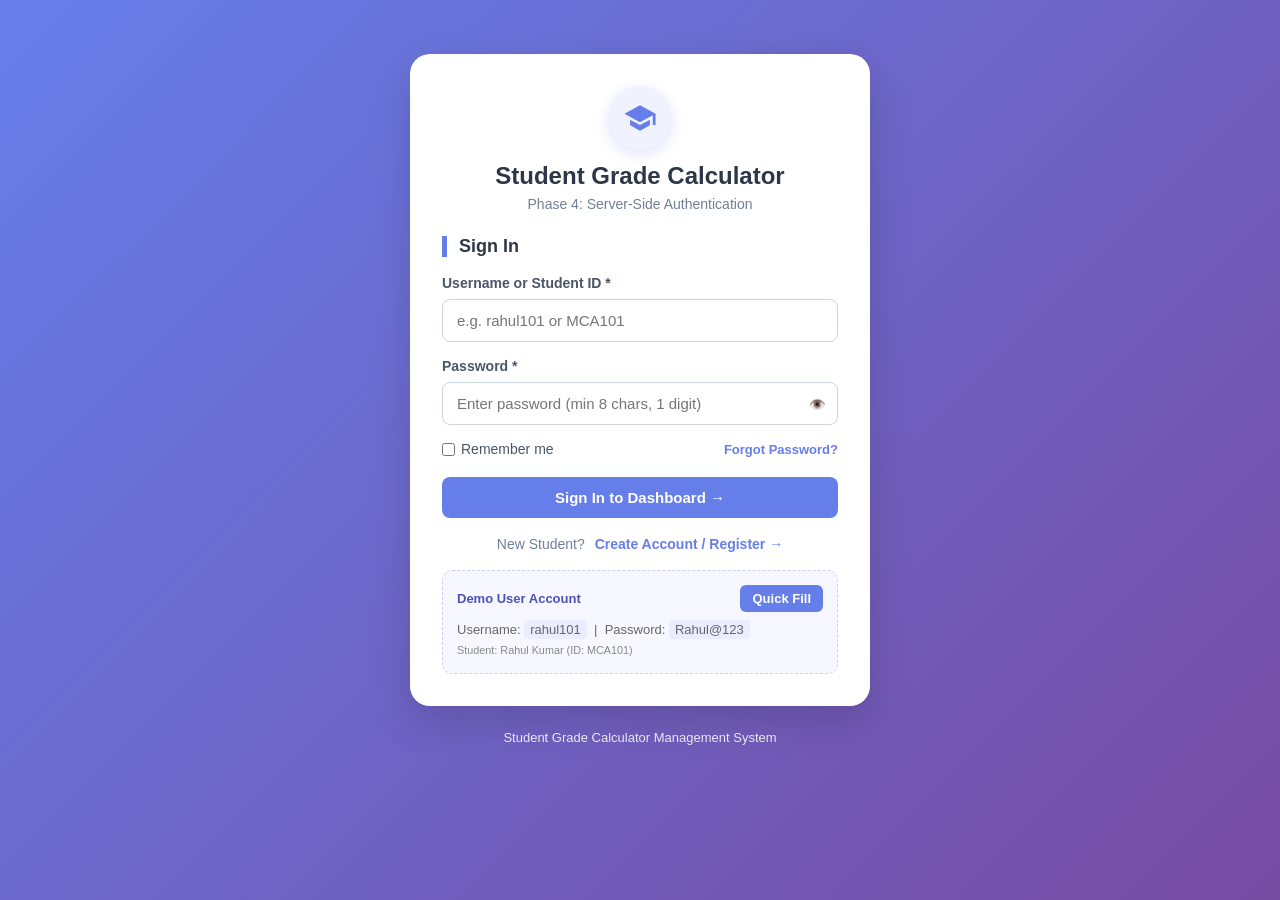
<file: frontend/dashboard.html>
<!DOCTYPE html>
<html lang="en">

<head>
    <meta charset="UTF-8">
    <meta name="viewport" content="width=device-width, initial-scale=1.0">
    <title>Dashboard - Student Grade Calculator Management System</title>
    <link rel="stylesheet" href="style.css">
</head>

<body>

    <div class="app-container">

        <!-- NAVBAR -->
        <div id="navbarPlaceholder"></div>

        <!-- MAIN DASHBOARD CARD -->
        <div class="card">

            <div class="card-header">
                <h1 class="card-title">
                    🎓 Student Grade Calculator Management System
                </h1>
                <p class="card-subtitle">
                    Academic performance metrics, student records, and grade calculation portal.
                </p>
            </div>

            <!-- STATISTICS WIDGETS -->
            <div class="stats-grid">
                <div class="stat-card">
                    <div class="stat-number" id="statTotalStudents">0</div>
                    <div class="stat-label">Total Students</div>
                </div>
                <div class="stat-card">
                    <div class="stat-number" id="statEvaluated" style="color: #3182ce;">0</div>
                    <div class="stat-label">Evaluated Exams</div>
                </div>
                <div class="stat-card">
                    <div class="stat-number" id="statPassed" style="color: #38a169;">0</div>
                    <div class="stat-label">Students Passed</div>
                </div>
                <div class="stat-card">
                    <div class="stat-number" id="statAvgPercentage" style="color: #805ad5;">0.0%</div>
                    <div class="stat-label">Average Performance</div>
                </div>
            </div>

            <!-- QUICK ACTIONS -->
            <h2 class="section-accent-title">Management Modules & Quick Actions</h2>

            <div class="actions-grid">
                <a href="student.html" class="action-tile">
                    <div class="action-icon">
                        <svg viewBox="0 0 24 24"><path d="M15 12c2.21 0 4-1.79 4-4s-1.79-4-4-4-4 1.79-4 4 1.79 4 4 4zm-9-2V7H4v3H1v2h3v3h2v-3h3v-2H6zm9 4c-2.67 0-8 1.34-8 4v2h16v-2c0-2.66-5.33-4-8-4z"/></svg>
                    </div>
                    <h3>Add / Manage Students</h3>
                    <p>Register new student profiles, view enrolled records, edit information, or delete records.</p>
                </a>

                <a href="index.html" class="action-tile">
                    <div class="action-icon">
                        <svg viewBox="0 0 24 24"><path d="M19 3H5c-1.1 0-2 .9-2 2v14c0 1.1.9 2 2 2h14c1.1 0 2-.9 2-2V5c0-1.1-.9-2-2-2zm-7 3c1.66 0 3 1.34 3 3s-1.34 3-3 3-3-1.34-3-3 1.34-3 3-3zm6 12H6v-1.4c0-2 4-3.1 6-3.1s6 1.1 6 3.1V18z"/></svg>
                    </div>
                    <h3>Calculate Grades</h3>
                    <p>Enter subject-wise marks, compute total scores, percentage, assign grades, and determine status.</p>
                </a>

                <a href="result.html" class="action-tile">
                    <div class="action-icon">
                        <svg viewBox="0 0 24 24"><path d="M19 3H5c-1.11 0-2 .9-2 2v14c0 1.1.89 2 2 2h14c1.1 0 2-.9 2-2V5c0-1.1-.9-2-2-2zm-5 14H7v-2h7v2zm3-4H7v-2h10v2zm0-4H7V7h10v2z"/></svg>
                    </div>
                    <h3>Academic Report Card</h3>
                    <p>Inspect the official academic transcript with subject marks, percentage breakdown, and printable report.</p>
                </a>
            </div>

            <!-- RECENT EVALUATIONS TABLE -->
            <div style="display: flex; justify-content: space-between; align-items: center; margin-bottom: 14px;">
                <h2 class="section-accent-title" style="margin-bottom: 0;">Recent Grade Evaluations</h2>
                <a href="index.html" class="btn btn-primary btn-sm">+ New Evaluation</a>
            </div>

            <div class="table-responsive">
                <table>
                    <thead>
                        <tr>
                            <th>Student ID</th>
                            <th>Student Name</th>
                            <th>Course</th>
                            <th>Total Marks</th>
                            <th>Percentage</th>
                            <th>Grade</th>
                            <th>Status</th>
                            <th>Action</th>
                        </tr>
                    </thead>
                    <tbody id="evaluationsTableBody">
                        <!-- Populated by JavaScript -->
                    </tbody>
                </table>
            </div>

        </div>

        <div class="footer">
            Student Grade Calculator Management System • Built with Java & Modern Web Technologies
        </div>

    </div>

    <script src="script.js?v=20261028-2"></script>
    <script>
        // Check authentication
        requireAuth();
        renderNavbar('dashboard');

        // Load stats and recent records
        function loadDashboardData() {
            const stats = getSystemStats();
            document.getElementById("statTotalStudents").textContent = stats.totalStudents;
            document.getElementById("statEvaluated").textContent = stats.totalEvaluations;
            document.getElementById("statPassed").textContent = stats.passCount;
            document.getElementById("statAvgPercentage").textContent = stats.avgPercentage + "%";

            const evaluations = getAllEvaluations();
            const tbody = document.getElementById("evaluationsTableBody");

            if (evaluations.length === 0) {
                tbody.innerHTML = `
                    <tr>
                        <td colspan="8" style="text-align: center; color: #888; padding: 24px;">
                            No evaluations calculated yet. Click "+ New Evaluation" to grade students!
                        </td>
                    </tr>
                `;
                return;
            }

            tbody.innerHTML = evaluations.map(ev => `
                <tr>
                    <td><strong>${ev.studentId}</strong></td>
                    <td>${ev.studentName}</td>
                    <td>${ev.course} (Sem ${ev.semester})</td>
                    <td>${ev.totalMarks} / ${ev.maxMarks}</td>
                    <td><strong>${ev.percentage.toFixed(2)}%</strong></td>
                    <td><span class="badge badge-grade">${ev.grade}</span></td>
                    <td><span class="badge ${ev.status === 'PASS' ? 'badge-pass' : 'badge-fail'}">${ev.status}</span></td>
                    <td>
                        <button type="button" class="btn btn-secondary btn-sm" onclick="viewStudentResult('${ev.studentId}')">
                            View Result
                        </button>
                    </td>
                </tr>
            `).join('');
        }

        function viewStudentResult(studentId) {
            const ev = getAllEvaluations().find(e => e.studentId.trim().toUpperCase() === studentId.trim().toUpperCase());
            if (ev) {
                sessionStorage.setItem("gradeCalc_latestResult", JSON.stringify(ev));
                window.location.href = "result.html";
            }
        }

        loadDashboardData();
    </script>

</body>

</html>
</file>
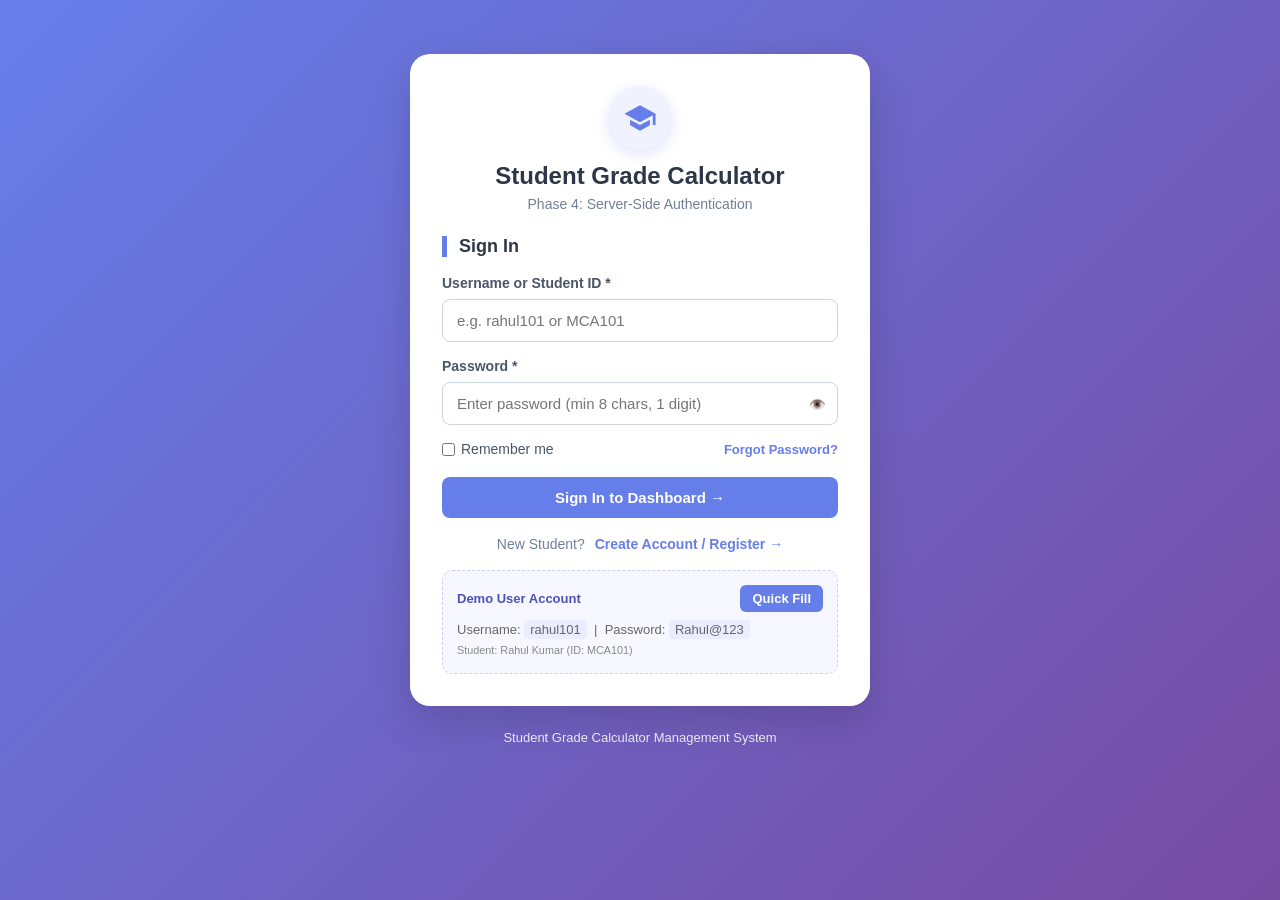
<file: frontend/login.html>
<!DOCTYPE html>
<html lang="en">

<head>
    <meta charset="UTF-8">
    <meta name="viewport" content="width=device-width, initial-scale=1.0">
    <title>Login - Student Grade Calculator Management System</title>
    <link rel="stylesheet" href="style.css">
    <style>
        .login-wrapper {
            width: 100%;
            max-width: 460px;
            margin-top: 30px;
            margin-bottom: 30px;
        }

        .brand-icon-large {
            width: 64px;
            height: 64px;
            margin: 0 auto 12px;
            background: #f0f2fe;
            border-radius: 50%;
            display: flex;
            align-items: center;
            justify-content: center;
            color: #667eea;
            box-shadow: 0 4px 14px rgba(102, 126, 234, 0.2);
        }

        .brand-icon-large svg {
            width: 34px;
            height: 34px;
            fill: currentColor;
        }

        .demo-box {
            margin-top: 18px;
            padding: 14px;
            background: #f7f8ff;
            border: 1px dashed #c8d0fb;
            border-radius: 10px;
            font-size: 13px;
        }

        .demo-box-header {
            display: flex;
            justify-content: space-between;
            align-items: center;
            margin-bottom: 8px;
        }

        .demo-box-title {
            font-weight: bold;
            color: #4b52b5;
        }

        .toggle-password-btn {
            position: absolute;
            right: 12px;
            top: 50%;
            transform: translateY(-50%);
            background: none;
            border: none;
            cursor: pointer;
            color: #888888;
        }

        .input-relative {
            position: relative;
        }

        .input-relative input {
            padding-right: 44px;
        }
    </style>
</head>

<body>

    <div class="login-wrapper">

        <div class="card">

            <!-- BRAND HEADER -->
            <div style="text-align: center; margin-bottom: 24px;">
                <div class="brand-icon-large">
                    <svg viewBox="0 0 24 24">
                        <path d="M12 3L1 9L12 15L21 10.09V17H23V9M5 13.18V17.18L12 21L19 17.18V13.18L12 17L5 13.18Z" />
                    </svg>
                </div>
                <h1 style="font-size: 24px; color: #2d3748; margin-bottom: 6px;">Student Grade Calculator</h1>
                <p style="font-size: 14px; color: #718096;">Phase 4: Server-Side Authentication</p>
            </div>

            <h2 class="section-accent-title">Sign In</h2>

            <!-- ALERT MESSAGE -->
            <div id="alertBox" class="alert"></div>

            <!-- LOGIN FORM (Supports Servlet POST & JS Validation) -->
            <form id="loginForm" action="login" method="POST" onsubmit="handleLoginSubmit(event)">

                <div class="form-group">
                    <label for="username">Username or Student ID *</label>
                    <input
                        type="text"
                        id="username"
                        name="username"
                        placeholder="e.g. rahul101 or MCA101"
                        autocomplete="username"
                        required>
                </div>

                <div class="form-group">
                    <label for="password">Password *</label>
                    <div class="input-relative">
                        <input
                            type="password"
                            id="password"
                            name="password"
                            placeholder="Enter password (min 8 chars, 1 digit)"
                            autocomplete="current-password"
                            required>
                        <button
                            type="button"
                            class="toggle-password-btn"
                            onclick="togglePasswordVisibility()"
                            title="Show/Hide Password">
                            👁️
                        </button>
                    </div>
                </div>

                <div style="display: flex; justify-content: space-between; align-items: center; margin-bottom: 20px; font-size: 13px;">
                    <label style="display: flex; align-items: center; gap: 6px; cursor: pointer; margin: 0; font-weight: normal;">
                        <input type="checkbox" id="rememberMe" style="width: auto; margin: 0;"> Remember me
                    </label>
                    <a href="javascript:void(0)" onclick="showForgotInfo()" style="color: #667eea; text-decoration: none; font-weight: 600;">Forgot Password?</a>
                </div>

                <button type="submit" class="btn btn-primary" id="submitBtn" style="width: 100%;">
                    Sign In to Dashboard &rarr;
                </button>

            </form>

            <!-- REGISTRATION PROMPT (Phase 3 Requirement) -->
            <div style="text-align: center; margin-top: 18px; font-size: 14px;">
                <span style="color: #718096;">New Student?</span>
                <a href="register.html" style="color: #667eea; text-decoration: none; font-weight: bold; margin-left: 6px;">
                    Create Account / Register &rarr;
                </a>
            </div>

            <!-- DEMO ACCOUNT HELPER -->
            <div class="demo-box">
                <div class="demo-box-header">
                    <span class="demo-box-title">Demo User Account</span>
                    <button type="button" class="btn btn-primary btn-sm" onclick="fillDemo()">Quick Fill</button>
                </div>
                <div style="color: #666; line-height: 1.5;">
                    Username: <code style="background: #eaedff; padding: 2px 6px; border-radius: 4px;">rahul101</code> &nbsp;|&nbsp;
                    Password: <code style="background: #eaedff; padding: 2px 6px; border-radius: 4px;">Rahul@123</code><br>
                    <small style="color: #888;">Student: Rahul Kumar (ID: MCA101)</small>
                </div>
            </div>

        </div>

        <div class="footer">
            Student Grade Calculator Management System
        </div>

    </div>

    <script src="script.js?v=20261028-2"></script>
    <script>
        function togglePasswordVisibility() {
            const passInput = document.getElementById("password");
            passInput.type = (passInput.type === "password") ? "text" : "password";
        }

        function fillDemo() {
            document.getElementById("username").value = "rahul101";
            document.getElementById("password").value = "Rahul@123";
            hideAlert();
        }

        function showAlert(msg, isSuccess = false) {
            const alertBox = document.getElementById("alertBox");
            alertBox.className = "alert " + (isSuccess ? "alert-success" : "alert-error");
            alertBox.textContent = msg;
            alertBox.style.display = "block";
        }

        function hideAlert() {
            document.getElementById("alertBox").style.display = "none";
        }

        function showForgotInfo() {
            alert("Default Credentials:\n\nUsername: rahul101\nPassword: Rahul@123\nStudent ID: MCA101");
        }

        // Phase 3 JavaScript validation and form submission flow
        async function handleLoginSubmit(event) {
            event.preventDefault();
            hideAlert();

            const username = document.getElementById("username").value.trim();
            const password = document.getElementById("password").value;
            const rememberMe = document.getElementById("rememberMe").checked;

            // Client-side checks improve feedback; server-side validation remains authoritative.
            if (username.length < 3) {
                showAlert("Enter a username or Student ID with at least 3 characters.");
                return;
            }

            if (password.length < 8) {
                showAlert("Password must contain at least 8 characters.");
                return;
            }

            if (!/\d/.test(password)) {
                showAlert("Password must contain at least one numeric digit (0-9).");
                return;
            }

            const formData = new URLSearchParams();
            formData.append("username", username);
            formData.append("password", password);

            let response;
            try {
                response = await fetch("login", {
                    method: "POST",
                    headers: {
                        "Content-Type": "application/x-www-form-urlencoded",
                        "X-Requested-With": "XMLHttpRequest"
                    },
                    body: formData.toString()
                });
            } catch (networkError) {
                showAlert("Unable to reach the application server. Start the Java server and try again.");
                return;
            }

            let data;
            try {
                data = await response.json();
            } catch (invalidResponse) {
                showAlert("The server returned an invalid response. Please try again.");
                return;
            }

            if (!response.ok || !data.success || !data.user) {
                showAlert(data.message || "Authentication failed. Check your credentials and try again.");
                return;
            }

            setCurrentUser(data.user);
            if (rememberMe) {
                localStorage.setItem("gradeCalc_rememberedUsername", username);
            } else {
                localStorage.removeItem("gradeCalc_rememberedUsername");
            }
            document.getElementById("submitBtn").textContent = "Redirecting...";
            document.getElementById("submitBtn").disabled = true;
            window.location.href = data.redirect || "dashboard.jsp";
        }

        // Auto-fill a remembered username and check query parameters.
        window.addEventListener("DOMContentLoaded", () => {
            const savedUsername = localStorage.getItem("gradeCalc_rememberedUsername");
            if (savedUsername) {
                document.getElementById("username").value = savedUsername;
                document.getElementById("rememberMe").checked = true;
            }

            const urlParams = new URLSearchParams(window.location.search);
            if (urlParams.get("registered") === "true") {
                showAlert("Account created successfully! Please sign in with your credentials.", true);
            } else if (urlParams.get("loggedOut") === "true") {
                showAlert("You have been signed out successfully.", true);
            } else if (urlParams.get("error")) {
                showAlert(urlParams.get("error"), false);
            }
        });
    </script>

</body>

</html>
</file>
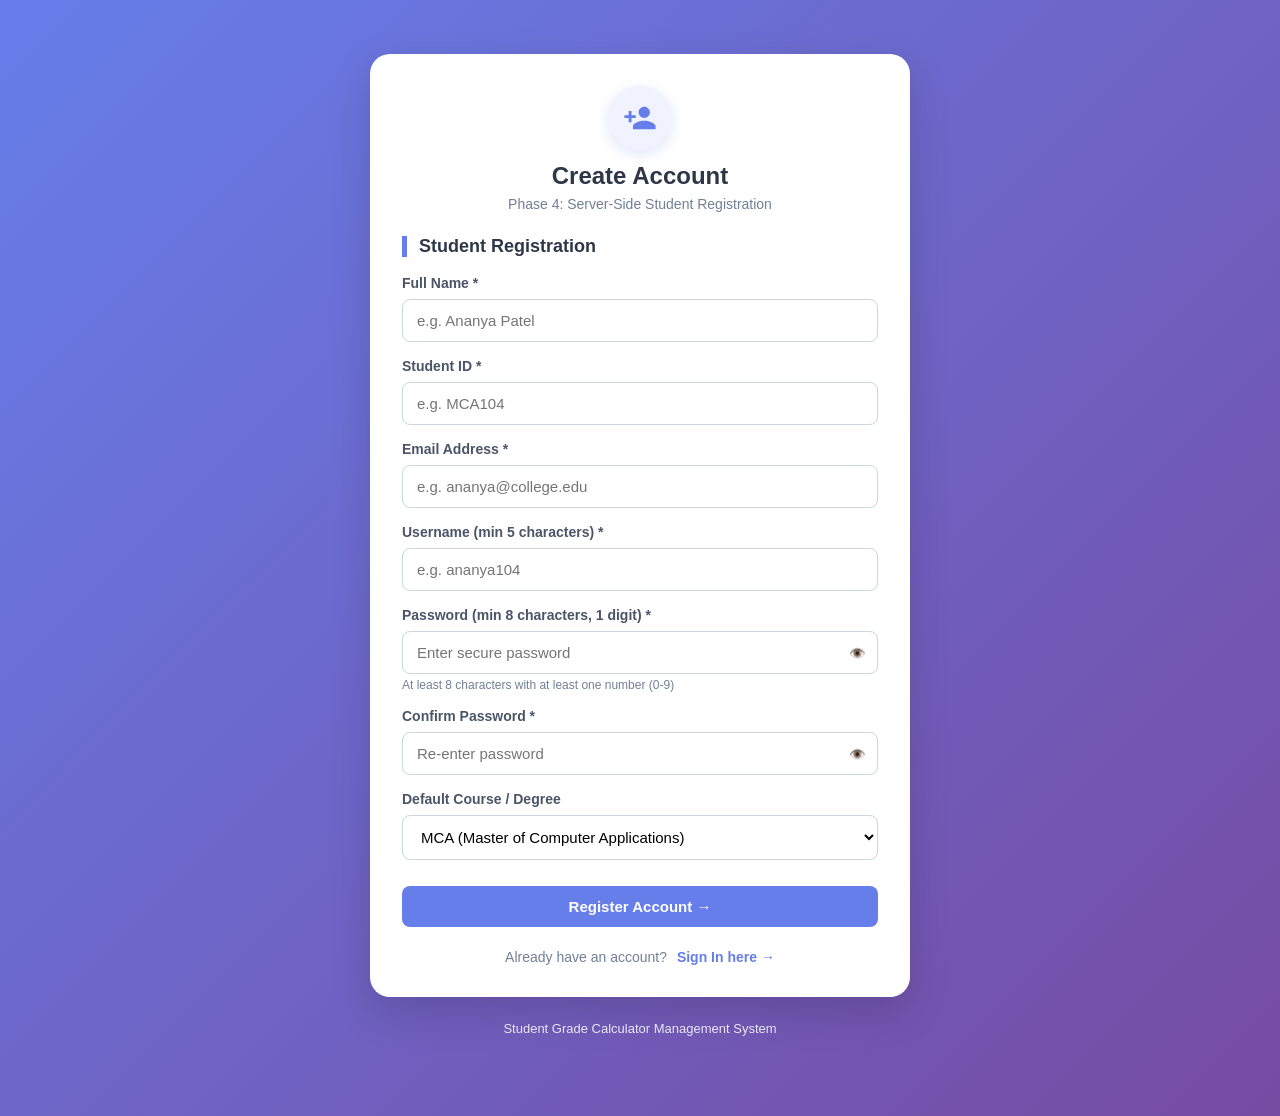
<file: frontend/register.html>
<!DOCTYPE html>
<html lang="en">

<head>
    <meta charset="UTF-8">
    <meta name="viewport" content="width=device-width, initial-scale=1.0">
    <title>Register - Student Grade Calculator Management System</title>
    <link rel="stylesheet" href="style.css">
    <style>
        .register-wrapper {
            width: 100%;
            max-width: 540px;
            margin-top: 30px;
            margin-bottom: 40px;
        }

        .brand-icon-large {
            width: 64px;
            height: 64px;
            margin: 0 auto 12px;
            background: #f0f2fe;
            border-radius: 50%;
            display: flex;
            align-items: center;
            justify-content: center;
            color: #667eea;
            box-shadow: 0 4px 14px rgba(102, 126, 234, 0.2);
        }

        .brand-icon-large svg {
            width: 34px;
            height: 34px;
            fill: currentColor;
        }

        .toggle-password-btn {
            position: absolute;
            right: 12px;
            top: 50%;
            transform: translateY(-50%);
            background: none;
            border: none;
            cursor: pointer;
            color: #888888;
        }

        .input-relative {
            position: relative;
        }

        .input-relative input {
            padding-right: 44px;
        }

        .password-hint {
            font-size: 12px;
            color: #718096;
            margin-top: 4px;
        }
    </style>
</head>

<body>

    <div class="register-wrapper">

        <div class="card">

            <!-- BRAND HEADER -->
            <div style="text-align: center; margin-bottom: 24px;">
                <div class="brand-icon-large">
                    <svg viewBox="0 0 24 24">
                        <path d="M15 12c2.21 0 4-1.79 4-4s-1.79-4-4-4-4 1.79-4 4 1.79 4 4 4zm-9-2V7H4v3H1v2h3v3h2v-3h3v-2H6zm9 4c-2.67 0-8 1.34-8 4v2h16v-2c0-2.66-5.33-4-8-4z" />
                    </svg>
                </div>
                <h1 style="font-size: 24px; color: #2d3748; margin-bottom: 6px;">Create Account</h1>
                <p style="font-size: 14px; color: #718096;">Phase 4: Server-Side Student Registration</p>
            </div>

            <h2 class="section-accent-title">Student Registration</h2>

            <!-- ALERT MESSAGE -->
            <div id="alertBox" class="alert"></div>

            <!-- REGISTRATION FORM -->
            <form id="registerForm" action="register" method="POST" onsubmit="handleRegisterSubmit(event)">

                <div class="form-group">
                    <label for="studentName">Full Name *</label>
                    <input
                        type="text"
                        id="studentName"
                        name="studentName"
                        placeholder="e.g. Ananya Patel"
                        required>
                </div>

                <div class="form-group">
                    <label for="studentId">Student ID *</label>
                    <input
                        type="text"
                        id="studentId"
                        name="studentId"
                        placeholder="e.g. MCA104"
                        required>
                </div>

                <div class="form-group">
                    <label for="email">Email Address *</label>
                    <input
                        type="email"
                        id="email"
                        name="email"
                        placeholder="e.g. ananya@college.edu"
                        required>
                </div>

                <div class="form-group">
                    <label for="username">Username (min 5 characters) *</label>
                    <input
                        type="text"
                        id="username"
                        name="username"
                        placeholder="e.g. ananya104"
                        autocomplete="username"
                        required>
                </div>

                <div class="form-group">
                    <label for="password">Password (min 8 characters, 1 digit) *</label>
                    <div class="input-relative">
                        <input
                            type="password"
                            id="password"
                            name="password"
                            placeholder="Enter secure password"
                            autocomplete="new-password"
                            required>
                        <button
                            type="button"
                            class="toggle-password-btn"
                            onclick="togglePassword('password')"
                            title="Show/Hide Password">
                            👁️
                        </button>
                    </div>
                    <div class="password-hint">At least 8 characters with at least one number (0-9)</div>
                </div>

                <div class="form-group">
                    <label for="confirmPassword">Confirm Password *</label>
                    <div class="input-relative">
                        <input
                            type="password"
                            id="confirmPassword"
                            name="confirmPassword"
                            placeholder="Re-enter password"
                            autocomplete="new-password"
                            required>
                        <button
                            type="button"
                            class="toggle-password-btn"
                            onclick="togglePassword('confirmPassword')"
                            title="Show/Hide Password">
                            👁️
                        </button>
                    </div>
                </div>

                <div class="form-group">
                    <label for="course">Default Course / Degree</label>
                    <select id="course" name="course">
                        <option value="MCA">MCA (Master of Computer Applications)</option>
                        <option value="B.Tech">B.Tech (Computer Science)</option>
                        <option value="BCA">BCA (Bachelor of Computer Applications)</option>
                        <option value="M.Tech">M.Tech (Information Technology)</option>
                    </select>
                </div>

                <button type="submit" class="btn btn-primary" id="submitBtn" style="width: 100%; margin-top: 10px;">
                    Register Account &rarr;
                </button>

            </form>

            <div style="text-align: center; margin-top: 22px; font-size: 14px;">
                <span style="color: #718096;">Already have an account?</span>
                <a href="login.html" style="color: #667eea; text-decoration: none; font-weight: bold; margin-left: 6px;">
                    Sign In here &rarr;
                </a>
            </div>

        </div>

        <div class="footer">
            Student Grade Calculator Management System
        </div>

    </div>

    <script src="script.js?v=20261028-2"></script>
    <script>
        function togglePassword(fieldId) {
            const input = document.getElementById(fieldId);
            input.type = (input.type === "password") ? "text" : "password";
        }

        function showAlert(msg, isSuccess = false) {
            const alertBox = document.getElementById("alertBox");
            alertBox.className = "alert " + (isSuccess ? "alert-success" : "alert-error");
            alertBox.textContent = msg;
            alertBox.style.display = "block";
            window.scrollTo({ top: 0, behavior: 'smooth' });
        }

        function hideAlert() {
            document.getElementById("alertBox").style.display = "none";
        }

        // Phase 3 Requirement: JavaScript validation (empty fields, format checks)
        // and represent user data format using JSON
        async function handleRegisterSubmit(event) {
            event.preventDefault();
            hideAlert();

            const studentName = document.getElementById("studentName").value.trim();
            const studentId = document.getElementById("studentId").value.trim().toUpperCase();
            const email = document.getElementById("email").value.trim();
            const username = document.getElementById("username").value.trim();
            const password = document.getElementById("password").value;
            const confirmPassword = document.getElementById("confirmPassword").value;
            // 1. Empty field checks
            if (!studentName || !studentId || !email || !username || !password || !confirmPassword) {
                showAlert("All fields marked with * are required.");
                return;
            }

            // 2. Format Checks: Student ID
            if (studentId.length < 3) {
                showAlert("Student ID must be at least 3 characters long.");
                return;
            }

            // 3. Format Checks: Email
            const emailRegex = /^[^\s@]+@[^\s@]+\.[^\s@]+$/;
            if (!emailRegex.test(email)) {
                showAlert("Please enter a valid email address (e.g., student@college.edu).");
                return;
            }

            // 4. Format Checks: Username length
            if (username.length < 5) {
                showAlert("Username must contain at least 5 characters.");
                return;
            }

            // 5. Format Checks: Password length and digit
            if (password.length < 8) {
                showAlert("Password must be at least 8 characters long.");
                return;
            }

            if (!/\d/.test(password)) {
                showAlert("Password must contain at least one numeric digit (0-9).");
                return;
            }

            // 6. Password Match Check
            if (password !== confirmPassword) {
                showAlert("Passwords do not match. Please re-enter.");
                return;
            }

            const formData = new URLSearchParams();
            formData.append("username", username);
            formData.append("password", password);
            formData.append("confirmPassword", confirmPassword);
            formData.append("email", email);
            formData.append("studentId", studentId);
            formData.append("studentName", studentName);
            formData.append("course", document.getElementById("course").value);

            let response;
            try {
                response = await fetch("register", {
                    method: "POST",
                    headers: {
                        "Content-Type": "application/x-www-form-urlencoded",
                        "X-Requested-With": "XMLHttpRequest"
                    },
                    body: formData.toString()
                });
            } catch (networkError) {
                showAlert("Unable to reach the application server. Start the Java server and try again.");
                return;
            }

            let result;
            try {
                result = await response.json();
            } catch (invalidResponse) {
                showAlert("The server returned an invalid response. Please try again.");
                return;
            }

            if (!response.ok || !result.success || !result.user) {
                showAlert(result.message || "Registration failed. Check the details and try again.");
                return;
            }

            setCurrentUser(result.user);
            document.getElementById("submitBtn").disabled = true;
            document.getElementById("submitBtn").textContent = "Redirecting...";
            window.location.href = result.redirect || "dashboard.jsp";
        }

        // Check if query params contain error message from servlet
        window.addEventListener("DOMContentLoaded", () => {
            const urlParams = new URLSearchParams(window.location.search);
            const error = urlParams.get("error");
            if (error) {
                showAlert(error, false);
            }
        });
    </script>

</body>

</html>
</file>
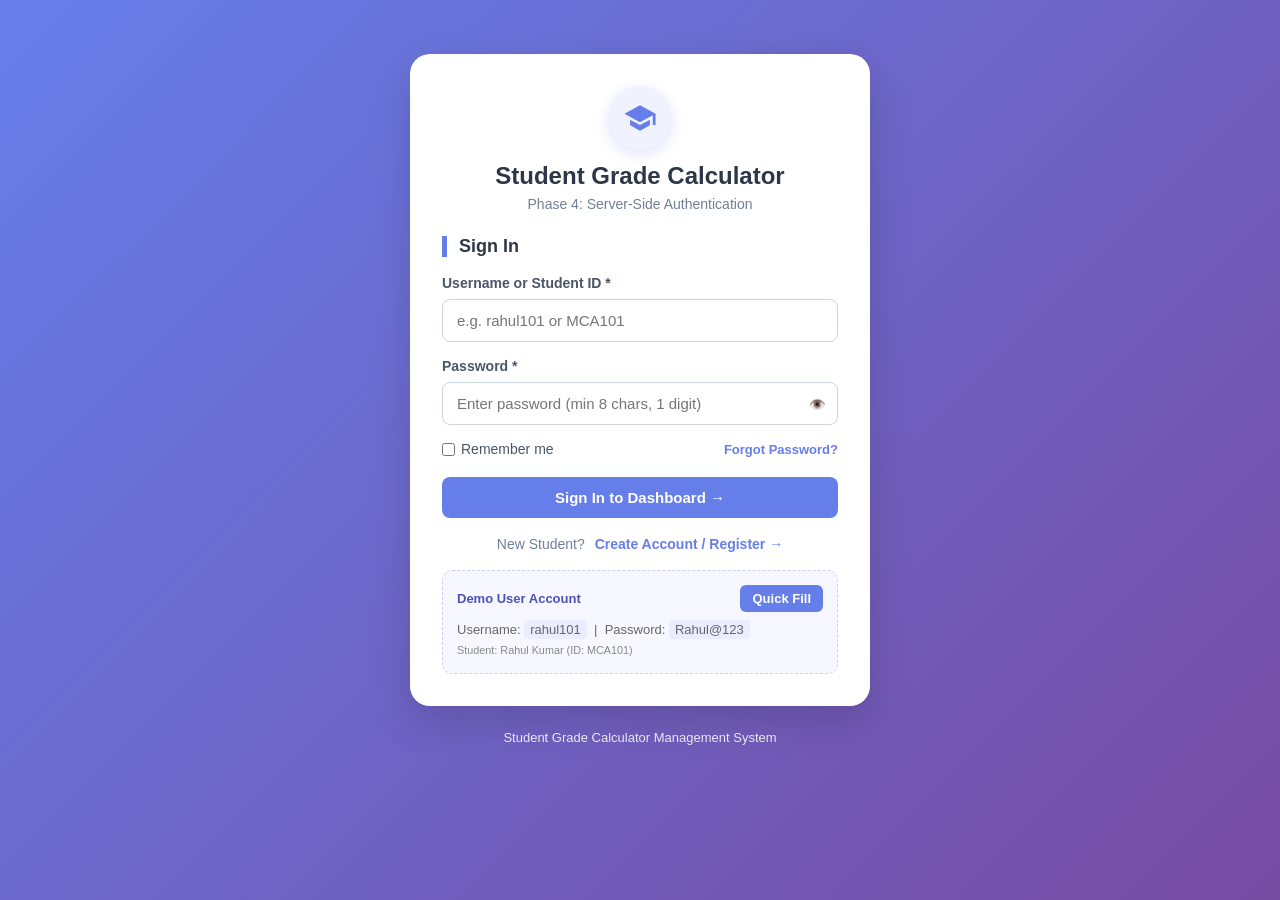
<file: frontend/result.html>
<!DOCTYPE html>
<html lang="en">

<head>
    <meta charset="UTF-8">
    <meta name="viewport" content="width=device-width, initial-scale=1.0">
    <title>Official Report Card - Student Grade Calculator</title>
    <link rel="stylesheet" href="style.css">
    <style>
        .report-card {
            border: 2px solid #e2e8f0;
            border-radius: 16px;
            padding: 36px;
            background: #ffffff;
            margin-bottom: 24px;
        }

        .report-header {
            text-align: center;
            border-bottom: 2px solid #667eea;
            padding-bottom: 20px;
            margin-bottom: 24px;
        }

        .institute-title {
            font-size: 26px;
            font-weight: 800;
            color: #2d3748;
            margin-bottom: 4px;
        }

        .report-subtitle {
            font-size: 14px;
            color: #718096;
            text-transform: uppercase;
            letter-spacing: 1px;
            font-weight: 600;
        }

        .student-meta-grid {
            display: grid;
            grid-template-columns: 1fr 1fr;
            gap: 12px 24px;
            background: #f8fafc;
            padding: 18px 24px;
            border-radius: 12px;
            border: 1px solid #e2e8f0;
            margin-bottom: 24px;
        }

        .meta-item {
            font-size: 14px;
        }

        .meta-label {
            font-weight: 700;
            color: #4a5568;
            display: inline-block;
            width: 130px;
        }

        .meta-val {
            color: #2d3748;
            font-weight: 600;
        }

        .score-summary-box {
            display: grid;
            grid-template-columns: repeat(4, 1fr);
            gap: 14px;
            margin: 24px 0;
            text-align: center;
        }

        .score-box {
            background: #f0f4ff;
            border: 1px solid #dbe4ff;
            border-radius: 12px;
            padding: 16px;
        }

        .score-box-title {
            font-size: 12px;
            text-transform: uppercase;
            color: #555;
            font-weight: 700;
            margin-bottom: 4px;
        }

        .score-box-num {
            font-size: 24px;
            font-weight: 800;
            color: #2b3a8a;
        }

        .signature-section {
            display: flex;
            justify-content: space-between;
            margin-top: 40px;
            padding-top: 20px;
        }

        .signature-line {
            text-align: center;
            width: 200px;
            border-top: 1px solid #718096;
            font-size: 13px;
            color: #4a5568;
            padding-top: 6px;
            font-weight: 600;
        }
    </style>
</head>

<body>

    <div class="app-container">

        <!-- NAVBAR -->
        <div id="navbarPlaceholder"></div>

        <!-- CONTROLS ROW -->
        <div class="card" style="padding: 18px 24px; margin-bottom: 16px;">
            <div style="display: flex; justify-content: space-between; align-items: center; flex-wrap: wrap; gap: 12px;">
                <div style="display: flex; align-items: center; gap: 10px;">
                    <label for="evalSelect" style="margin: 0;">Switch Student:</label>
                    <select id="evalSelect" onchange="onEvalSelectChange()" style="width: auto; min-width: 220px;">
                    </select>
                </div>

                <div class="btn-row">
                    <button type="button" class="btn btn-primary btn-sm" onclick="window.print()">
                        🖨️ Print / Save as PDF
                    </button>
                    <a href="index.html" class="btn btn-secondary btn-sm">
                        ✏️ Edit Marks
                    </a>
                </div>
            </div>
        </div>

        <!-- REPORT CARD -->
        <div class="report-card" id="printableReportCard">

            <!-- HEADER -->
            <div class="report-header">
                <h1 class="institute-title">DEPARTMENT OF COMPUTER APPLICATIONS</h1>
                <p class="report-subtitle">Official Semester Examination Statement of Marks</p>
                <p style="font-size: 12px; color: #888; margin-top: 4px;">Student Grade Calculator Management System</p>
            </div>

            <!-- STUDENT INFORMATION -->
            <div class="student-meta-grid">
                <div class="meta-item">
                    <span class="meta-label">Student ID:</span>
                    <span class="meta-val" id="dispStudentId">-</span>
                </div>
                <div class="meta-item">
                    <span class="meta-label">Degree / Course:</span>
                    <span class="meta-val" id="dispCourse">-</span>
                </div>
                <div class="meta-item">
                    <span class="meta-label">Student Name:</span>
                    <span class="meta-val" id="dispStudentName">-</span>
                </div>
                <div class="meta-item">
                    <span class="meta-label">Current Semester:</span>
                    <span class="meta-val" id="dispSemester">-</span>
                </div>
            </div>

            <!-- SUBJECT BREAKDOWN TABLE -->
            <div class="table-responsive">
                <table>
                    <thead>
                        <tr>
                            <th style="width: 10%; text-align: center;">S.No.</th>
                            <th style="width: 45%;">Subject Title</th>
                            <th style="width: 15%; text-align: center;">Max Marks</th>
                            <th style="width: 15%; text-align: center;">Marks Scored</th>
                            <th style="width: 15%; text-align: center;">Status</th>
                        </tr>
                    </thead>
                    <tbody id="subjectRows">
                        <!-- Populated by JavaScript -->
                    </tbody>
                </table>
            </div>

            <!-- SCORE SUMMARY CARDS -->
            <div class="score-summary-box">
                <div class="score-box">
                    <div class="score-box-title">Aggregate Total</div>
                    <div class="score-box-num" id="dispTotal">-</div>
                </div>
                <div class="score-box">
                    <div class="score-box-title">Percentage</div>
                    <div class="score-box-num" id="dispPercentage">-</div>
                </div>
                <div class="score-box">
                    <div class="score-box-title">Letter Grade</div>
                    <div class="score-box-num" id="dispGrade">-</div>
                </div>
                <div class="score-box">
                    <div class="score-box-title">Result Outcome</div>
                    <div class="score-box-num" id="dispStatus">-</div>
                </div>
            </div>

            <!-- SIGNATURE VERIFICATION FOOTER -->
            <div class="signature-section">
                <div class="signature-line">
                    Verified By (Faculty Advisor)
                </div>
                <div class="signature-line">
                    Controller of Examinations
                </div>
            </div>

        </div>

        <div class="footer">
            Student Grade Calculator Management System
        </div>

    </div>

    <script src="script.js?v=20261028-2"></script>
    <script>
        requireAuth();
        renderNavbar('result');

        let currentEval = null;

        function initReport() {
            const evaluations = getAllEvaluations();
            const select = document.getElementById("evalSelect");

            if (evaluations.length === 0) {
                document.getElementById("printableReportCard").innerHTML = `
                    <div style="text-align: center; padding: 40px; color: #718096;">
                        <h2>No Academic Results Available</h2>
                        <p style="margin: 12px 0 20px;">Please calculate marks for a student first.</p>
                        <a href="index.html" class="btn btn-primary">Go to Grade Calculator &rarr;</a>
                    </div>
                `;
                return;
            }

            select.innerHTML = '';
            evaluations.forEach(ev => {
                select.innerHTML += `<option value="${ev.studentId}">${ev.studentName} (${ev.studentId})</option>`;
            });

            // Check if latest result exists
            const latest = getLatestResult();
            if (latest) {
                select.value = latest.studentId;
            } else {
                select.value = evaluations[0].studentId;
            }

            onEvalSelectChange();
        }

        function onEvalSelectChange() {
            const selectedId = document.getElementById("evalSelect").value;
            const evaluations = getAllEvaluations();
            currentEval = evaluations.find(e => e.studentId.trim().toUpperCase() === selectedId.trim().toUpperCase());

            if (!currentEval) return;

            // Render Metadata
            document.getElementById("dispStudentId").textContent = currentEval.studentId;
            document.getElementById("dispStudentName").textContent = currentEval.studentName;
            document.getElementById("dispCourse").textContent = currentEval.course;
            document.getElementById("dispSemester").textContent = `Semester ${currentEval.semester}`;

            // Render Subjects
            const tbody = document.getElementById("subjectRows");
            tbody.innerHTML = '';

            let sNo = 1;
            for (const subName in currentEval.marks) {
                const mark = currentEval.marks[subName];
                const isPass = mark >= 40.0;
                tbody.innerHTML += `
                    <tr>
                        <td style="text-align: center;">${sNo++}</td>
                        <td><strong>${subName}</strong></td>
                        <td style="text-align: center;">100</td>
                        <td style="text-align: center;"><strong>${mark.toFixed(2)}</strong></td>
                        <td style="text-align: center;">
                            <span class="badge ${isPass ? 'badge-pass' : 'badge-fail'}">
                                ${isPass ? 'PASS' : 'FAIL'}
                            </span>
                        </td>
                    </tr>
                `;
            }

            // Render Summary
            document.getElementById("dispTotal").textContent = `${currentEval.totalMarks.toFixed(2)} / ${currentEval.maxMarks}`;
            document.getElementById("dispPercentage").textContent = `${currentEval.percentage.toFixed(2)}%`;
            document.getElementById("dispGrade").textContent = currentEval.grade;

            const statusEl = document.getElementById("dispStatus");
            statusEl.textContent = currentEval.status;
            statusEl.style.color = (currentEval.status === "PASS") ? "#2f855a" : "#c53030";
        }

        initReport();
    </script>

</body>

</html>
</file>
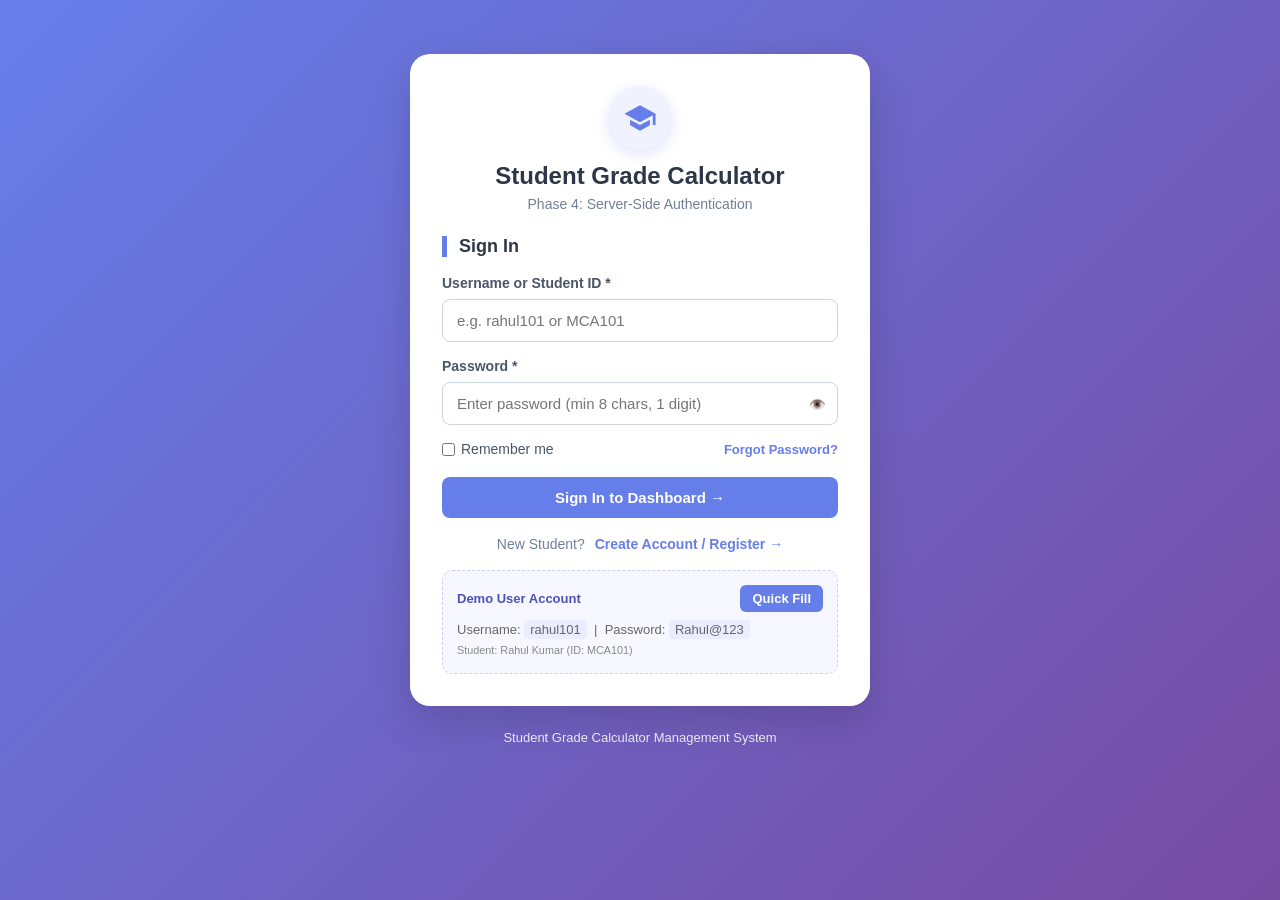
<file: frontend/student.html>
<!DOCTYPE html>
<html lang="en">

<head>
    <meta charset="UTF-8">
    <meta name="viewport" content="width=device-width, initial-scale=1.0">
    <title>Student Management - Student Grade Calculator</title>
    <link rel="stylesheet" href="style.css">
</head>

<body>

    <div class="app-container">

        <!-- NAVBAR -->
        <div id="navbarPlaceholder"></div>

        <!-- REGISTRATION / EDIT CARD -->
        <div class="card">

            <div class="card-header">
                <h1 class="card-title" id="formCardTitle">
                    👤 Student Registration & Record Management
                </h1>
                <p class="card-subtitle">
                    Enroll new students, search existing records, modify academic data, or delete student profiles.
                </p>
            </div>

            <!-- FEEDBACK ALERT -->
            <div id="alertBox" class="alert"></div>

            <!-- STUDENT FORM -->
            <form id="studentForm" onsubmit="handleFormSubmit(event)">

                <input type="hidden" id="isEditMode" value="false">
                <input type="hidden" id="originalStudentId" value="">

                <div class="form-grid">

                    <div class="form-group">
                        <label for="studentId">Student ID *</label>
                        <input
                            type="text"
                            id="studentId"
                            placeholder="e.g. MCA104"
                            required>
                    </div>

                    <div class="form-group">
                        <label for="studentName">Student Name *</label>
                        <input
                            type="text"
                            id="studentName"
                            placeholder="e.g. Ananya Patel"
                            required>
                    </div>

                    <div class="form-group">
                        <label for="course">Course / Degree *</label>
                        <input
                            type="text"
                            id="course"
                            placeholder="e.g. MCA, B.Tech, M.Tech"
                            required>
                    </div>

                    <div class="form-group">
                        <label for="semester">Semester (1 to 8) *</label>
                        <select id="semester" required>
                            <option value="">Select Semester</option>
                            <option value="1">Semester 1</option>
                            <option value="2">Semester 2</option>
                            <option value="3">Semester 3</option>
                            <option value="4">Semester 4</option>
                            <option value="5">Semester 5</option>
                            <option value="6">Semester 6</option>
                            <option value="7">Semester 7</option>
                            <option value="8">Semester 8</option>
                        </select>
                    </div>

                </div>

                <div class="btn-row">
                    <button type="submit" class="btn btn-primary" id="saveBtn">
                        Save Student Record
                    </button>
                    <button type="button" class="btn btn-secondary" onclick="resetStudentForm()">
                        Clear Form
                    </button>
                </div>

            </form>

        </div>

        <!-- RECORDS TABLE CARD -->
        <div class="card" id="records">

            <div style="display: flex; justify-content: space-between; align-items: center; flex-wrap: wrap; gap: 12px; margin-bottom: 20px;">
                <h2 class="section-accent-title" style="margin-bottom: 0;">Enrolled Student Records</h2>
                <span style="font-size: 14px; color: #718096;" id="recordCountLabel">Total Students: 0</span>
            </div>

            <!-- SEARCH BAR -->
            <div class="search-bar-wrapper">
                <input
                    type="text"
                    id="searchInput"
                    class="search-input"
                    placeholder="🔍 Search student by ID, Name, or Course..."
                    oninput="handleSearch()">
                <button type="button" class="btn btn-secondary" onclick="handleSearch()">
                    Search
                </button>
                <button type="button" class="btn btn-secondary" onclick="clearSearch()">
                    Reset Search
                </button>
            </div>

            <!-- TABLE OF STUDENTS -->
            <div class="table-responsive">
                <table>
                    <thead>
                        <tr>
                            <th>Student ID</th>
                            <th>Student Name</th>
                            <th>Course</th>
                            <th>Semester</th>
                            <th style="text-align: center;">Actions</th>
                        </tr>
                    </thead>
                    <tbody id="studentsTableBody">
                        <!-- Populated by JavaScript -->
                    </tbody>
                </table>
            </div>

        </div>

        <div class="footer">
            Student Grade Calculator Management System
        </div>

    </div>

    <script src="script.js?v=20261028-2"></script>
    <script>
        requireAuth();
        renderNavbar('student');

        function showAlert(msg, isSuccess = false) {
            const alertBox = document.getElementById("alertBox");
            alertBox.className = "alert " + (isSuccess ? "alert-success" : "alert-error");
            alertBox.textContent = msg;
            alertBox.style.display = "block";
            window.scrollTo({ top: 0, behavior: 'smooth' });
        }

        function hideAlert() {
            document.getElementById("alertBox").style.display = "none";
        }

        function renderTable(students) {
            const tbody = document.getElementById("studentsTableBody");
            document.getElementById("recordCountLabel").textContent = `Total Students: ${students.length}`;

            if (students.length === 0) {
                tbody.innerHTML = `
                    <tr>
                        <td colspan="5" style="text-align: center; color: #888; padding: 24px;">
                            No matching student records found.
                        </td>
                    </tr>
                `;
                return;
            }

            tbody.innerHTML = students.map(s => `
                <tr>
                    <td><strong>${s.studentId}</strong></td>
                    <td>${s.studentName}</td>
                    <td>${s.course}</td>
                    <td>Semester ${s.semester}</td>
                    <td style="text-align: center;">
                        <div class="btn-row" style="justify-content: center;">
                            <button type="button" class="btn btn-primary btn-sm" onclick="gradeStudent('${s.studentId}')">
                                📊 Calculate Marks
                            </button>
                            <button type="button" class="btn btn-secondary btn-sm" onclick="editStudent('${s.studentId}')">
                                ✏️ Edit
                            </button>
                            <button type="button" class="btn btn-danger btn-sm" onclick="removeStudent('${s.studentId}')">
                                🗑️ Delete
                            </button>
                        </div>
                    </td>
                </tr>
            `).join('');
        }

        async function loadAllRecords() {
            try {
                const students = await syncRegisteredStudents();
                const query = document.getElementById("searchInput").value;
                renderTable(query ? searchStudents(query) : students);
            } catch (error) {
                renderTable(getAllStudents());
                showAlert(`${error.message} Showing records saved in this browser.`, false);
            }
        }

        function handleSearch() {
            const query = document.getElementById("searchInput").value;
            const filtered = searchStudents(query);
            renderTable(filtered);
        }

        function clearSearch() {
            document.getElementById("searchInput").value = "";
            loadAllRecords();
            window.addEventListener("focus", loadAllRecords);
            document.addEventListener("visibilitychange", () => {
                if (document.visibilityState === "visible") {
                    loadAllRecords();
                }
            });
        }

        function handleFormSubmit(e) {
            e.preventDefault();
            hideAlert();

            const isEdit = document.getElementById("isEditMode").value === "true";
            const originalId = document.getElementById("originalStudentId").value;

            const studentId = document.getElementById("studentId").value.trim();
            const studentName = document.getElementById("studentName").value.trim();
            const course = document.getElementById("course").value.trim();
            const semester = document.getElementById("semester").value;

            try {
                if (isEdit) {
                    updateStudent(originalId, { studentName, course, semester });
                    showAlert(`Student '${studentId}' updated successfully!`, true);
                } else {
                    addStudent({ studentId, studentName, course, semester });
                    showAlert(`Student '${studentId}' registered successfully!`, true);
                }

                resetStudentForm();
                loadAllRecords();

            } catch (err) {
                showAlert(err.message, false);
            }
        }

        function editStudent(studentId) {
            const s = getStudentById(studentId);
            if (!s) return;

            document.getElementById("isEditMode").value = "true";
            document.getElementById("originalStudentId").value = s.studentId;

            document.getElementById("studentId").value = s.studentId;
            document.getElementById("studentId").disabled = true; // Lock ID during update
            document.getElementById("studentName").value = s.studentName;
            document.getElementById("course").value = s.course;
            document.getElementById("semester").value = s.semester;

            document.getElementById("saveBtn").textContent = "Update Student Record";
            document.getElementById("formCardTitle").textContent = `✏️ Edit Student: ${s.studentName} (${s.studentId})`;
            window.scrollTo({ top: 0, behavior: 'smooth' });
        }

        function removeStudent(studentId) {
            if (confirm(`Are you sure you want to delete student ${studentId}? This will also delete any evaluation records.`)) {
                try {
                    deleteStudent(studentId);
                    showAlert(`Student '${studentId}' deleted successfully.`, true);
                    loadAllRecords();
                } catch(err) {
                    showAlert(err.message, false);
                }
            }
        }

        function gradeStudent(studentId) {
            const s = getStudentById(studentId);
            if (s) {
                sessionStorage.setItem("gradeCalc_selectedStudent", JSON.stringify(s));
                window.location.href = "index.html";
            }
        }

        function resetStudentForm() {
            document.getElementById("studentForm").reset();
            document.getElementById("isEditMode").value = "false";
            document.getElementById("originalStudentId").value = "";
            document.getElementById("studentId").disabled = false;
            document.getElementById("saveBtn").textContent = "Save Student Record";
            document.getElementById("formCardTitle").textContent = "👤 Student Registration & Record Management";
            hideAlert();
        }

        loadAllRecords();
    </script>

</body>

</html>
</file>
<file: frontend/style.css>
/* ==========================================================================
   Student Grade Calculator Management System - Unified Stylesheet
   ========================================================================== */

* {
    margin: 0;
    padding: 0;
    box-sizing: border-box;
    font-family: -apple-system, BlinkMacSystemFont, "Segoe UI", Roboto, Helvetica, Arial, sans-serif;
}

body {
    min-height: 100vh;
    background: linear-gradient(135deg, #667eea 0%, #764ba2 100%);
    color: #333333;
    padding: 24px 16px 40px;
    display: flex;
    flex-direction: column;
    align-items: center;
}

/* App Wrapper Container */
.app-container {
    width: 100%;
    max-width: 1050px;
}

/* Top Navigation Bar */
.navbar {
    background: #ffffff;
    border-radius: 16px;
    padding: 14px 24px;
    display: flex;
    justify-content: space-between;
    align-items: center;
    margin-bottom: 24px;
    box-shadow: 0 8px 24px rgba(0, 0, 0, 0.12);
    flex-wrap: wrap;
    gap: 12px;
}

.nav-brand {
    display: flex;
    align-items: center;
    gap: 10px;
    text-decoration: none;
    color: #333333;
    font-weight: 700;
    font-size: 18px;
}

.brand-icon {
    width: 36px;
    height: 36px;
    background: #f0f2fe;
    color: #667eea;
    border-radius: 8px;
    display: flex;
    align-items: center;
    justify-content: center;
}

.brand-icon svg {
    width: 22px;
    height: 22px;
    fill: currentColor;
}

.nav-links {
    display: flex;
    align-items: center;
    gap: 8px;
    list-style: none;
    flex-wrap: wrap;
}

.nav-links a {
    text-decoration: none;
    color: #555555;
    padding: 8px 14px;
    border-radius: 8px;
    font-size: 14px;
    font-weight: 600;
    transition: all 0.2s;
}

.nav-links a:hover,
.nav-links a.active {
    background: #f0f2fe;
    color: #667eea;
}

.nav-user {
    display: flex;
    align-items: center;
    gap: 12px;
}

.user-tag {
    font-size: 13px;
    background: #f7f8fa;
    padding: 6px 12px;
    border-radius: 20px;
    border: 1px solid #e2e8f0;
    color: #444;
}

.user-tag strong {
    color: #667eea;
}

/* Card Containers */
.card {
    background: #ffffff;
    border-radius: 20px;
    padding: 32px;
    margin-bottom: 24px;
    box-shadow: 0 15px 40px rgba(0, 0, 0, 0.15);
}

.card-header {
    margin-bottom: 24px;
}

.card-title {
    font-size: 22px;
    color: #2d3748;
    margin-bottom: 6px;
    display: flex;
    align-items: center;
    gap: 10px;
}

.card-subtitle {
    color: #718096;
    font-size: 14px;
}

.section-accent-title {
    color: #2d3748;
    font-size: 18px;
    font-weight: 700;
    margin-bottom: 18px;
    border-left: 5px solid #667eea;
    padding-left: 12px;
}

/* Dashboard Statistics Grid */
.stats-grid {
    display: grid;
    grid-template-columns: repeat(auto-fit, minmax(210px, 1fr));
    gap: 18px;
    margin-bottom: 28px;
}

.stat-card {
    background: #f8fafc;
    border: 1px solid #e2e8f0;
    border-radius: 14px;
    padding: 20px;
    text-align: center;
    transition: transform 0.2s, box-shadow 0.2s;
}

.stat-card:hover {
    transform: translateY(-3px);
    box-shadow: 0 8px 20px rgba(102, 126, 234, 0.12);
}

.stat-number {
    font-size: 32px;
    font-weight: 800;
    color: #667eea;
    margin-bottom: 4px;
}

.stat-label {
    color: #718096;
    font-size: 13px;
    font-weight: 600;
    text-transform: uppercase;
    letter-spacing: 0.5px;
}

/* Quick Action Tiles */
.actions-grid {
    display: grid;
    grid-template-columns: repeat(auto-fit, minmax(240px, 1fr));
    gap: 18px;
    margin-bottom: 28px;
}

.action-tile {
    background: #ffffff;
    border: 2px solid #edf2f7;
    border-radius: 16px;
    padding: 22px;
    text-decoration: none;
    color: #2d3748;
    display: flex;
    flex-direction: column;
    align-items: flex-start;
    transition: all 0.2s;
}

.action-tile:hover {
    border-color: #667eea;
    background: #fbfbfe;
    transform: translateY(-2px);
    box-shadow: 0 8px 20px rgba(102, 126, 234, 0.12);
}

.action-icon {
    width: 44px;
    height: 44px;
    background: #f0f2fe;
    color: #667eea;
    border-radius: 10px;
    display: flex;
    align-items: center;
    justify-content: center;
    margin-bottom: 12px;
}

.action-icon svg {
    width: 24px;
    height: 24px;
    fill: currentColor;
}

.action-tile h3 {
    font-size: 16px;
    font-weight: 700;
    margin-bottom: 6px;
}

.action-tile p {
    font-size: 13px;
    color: #718096;
    line-height: 1.4;
}

/* Form Controls */
.form-grid {
    display: grid;
    grid-template-columns: repeat(auto-fit, minmax(260px, 1fr));
    gap: 20px;
    margin-bottom: 20px;
}

.form-group {
    display: flex;
    flex-direction: column;
    margin-bottom: 16px;
}

label {
    font-weight: 700;
    color: #4a5568;
    margin-bottom: 8px;
    font-size: 14px;
}

input, select {
    width: 100%;
    padding: 12px 14px;
    border: 1px solid #cbd5e0;
    border-radius: 8px;
    font-size: 15px;
    outline: none;
    background-color: #ffffff;
    transition: border-color 0.2s, box-shadow 0.2s;
}

input:focus, select:focus {
    border-color: #667eea;
    box-shadow: 0 0 0 3px rgba(102, 126, 234, 0.25);
}

/* Buttons */
.btn {
    display: inline-flex;
    align-items: center;
    justify-content: center;
    gap: 8px;
    padding: 12px 24px;
    border-radius: 8px;
    font-size: 15px;
    font-weight: 700;
    cursor: pointer;
    border: none;
    text-decoration: none;
    transition: all 0.2s;
}

.btn-primary {
    background: #667eea;
    color: #ffffff;
}

.btn-primary:hover {
    background: #5568d8;
    box-shadow: 0 4px 14px rgba(102, 126, 234, 0.35);
}

.btn-secondary {
    background: #edf2f7;
    color: #4a5568;
}

.btn-secondary:hover {
    background: #e2e8f0;
}

.btn-danger {
    background: #e53e3e;
    color: #ffffff;
}

.btn-danger:hover {
    background: #c53030;
}

.btn-success {
    background: #38a169;
    color: #ffffff;
}

.btn-success:hover {
    background: #2f855a;
}

.btn-sm {
    padding: 6px 12px;
    font-size: 13px;
    border-radius: 6px;
}

.btn-row {
    display: flex;
    gap: 12px;
    align-items: center;
    flex-wrap: wrap;
}

/* Tables */
.table-responsive {
    width: 100%;
    overflow-x: auto;
    border-radius: 12px;
    border: 1px solid #e2e8f0;
    margin-bottom: 20px;
}

table {
    width: 100%;
    border-collapse: collapse;
    text-align: left;
    background: #ffffff;
    font-size: 14px;
}

th {
    background: #f7fafc;
    color: #4a5568;
    font-weight: 700;
    padding: 14px 16px;
    border-bottom: 2px solid #e2e8f0;
}

td {
    padding: 12px 16px;
    border-bottom: 1px solid #edf2f7;
    color: #2d3748;
}

tbody tr:hover {
    background: #f8fafc;
}

/* Badges */
.badge {
    display: inline-block;
    padding: 4px 10px;
    border-radius: 20px;
    font-size: 12px;
    font-weight: 700;
}

.badge-pass {
    background: #def7ec;
    color: #03543f;
}

.badge-fail {
    background: #fde8e8;
    color: #9b1c1c;
}

.badge-grade {
    background: #e1effe;
    color: #1e429f;
    font-size: 13px;
    padding: 4px 12px;
}

/* Alert Boxes */
.alert {
    padding: 12px 16px;
    border-radius: 8px;
    margin-bottom: 20px;
    font-size: 14px;
    display: none;
}

.alert-success {
    display: block;
    background: #def7ec;
    color: #03543f;
    border: 1px solid #bcf0da;
}

.alert-error {
    display: block;
    background: #fde8e8;
    color: #9b1c1c;
    border: 1px solid #fbd5d5;
}

/* Search Bar */
.search-bar-wrapper {
    display: flex;
    gap: 12px;
    margin-bottom: 20px;
    flex-wrap: wrap;
}

.search-input {
    flex: 1;
    min-width: 250px;
}

/* Footer */
.footer {
    text-align: center;
    color: rgba(255, 255, 255, 0.85);
    font-size: 13px;
    margin-top: 24px;
}

/* Printable Transcript / Result Card */
@media print {
    body {
        background: #ffffff;
        padding: 0;
    }
    .navbar, .btn-row, .footer {
        display: none !important;
    }
    .card {
        box-shadow: none;
        border: 1px solid #ccc;
    }
}
</file>
